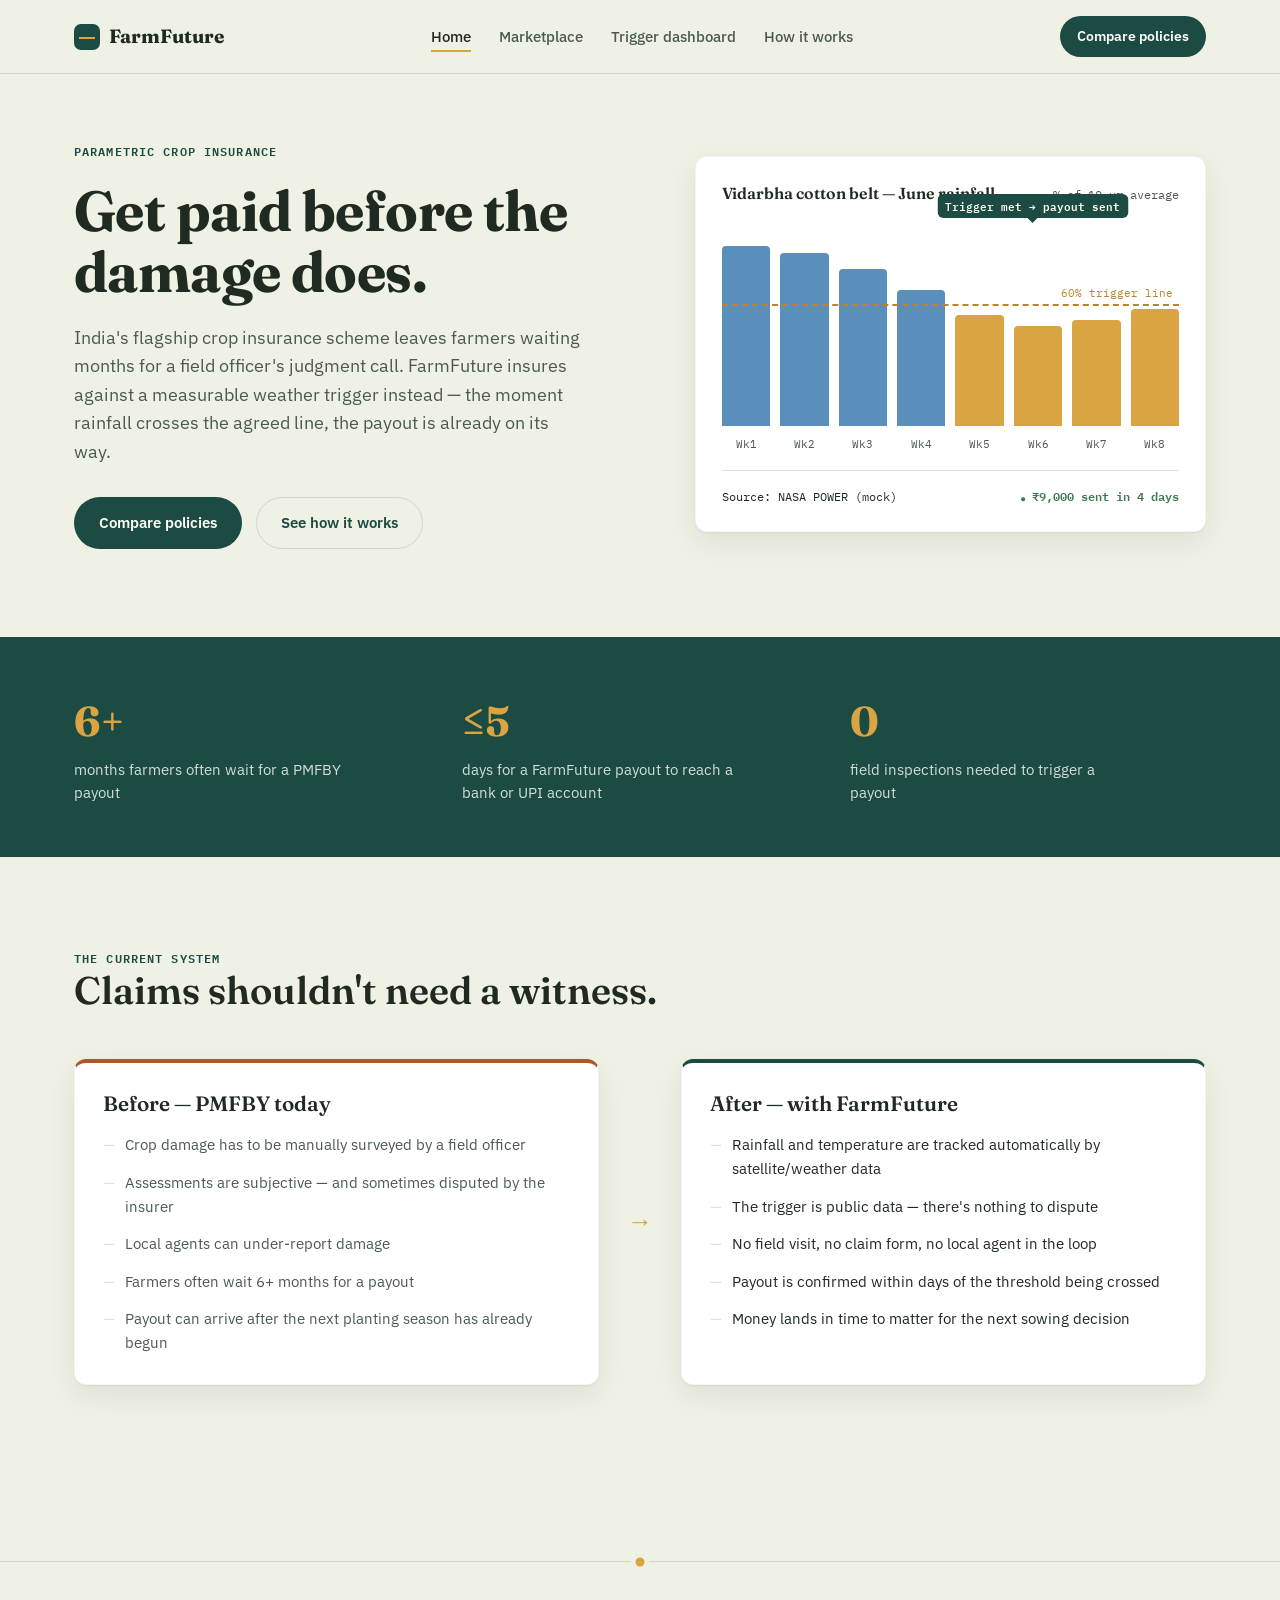
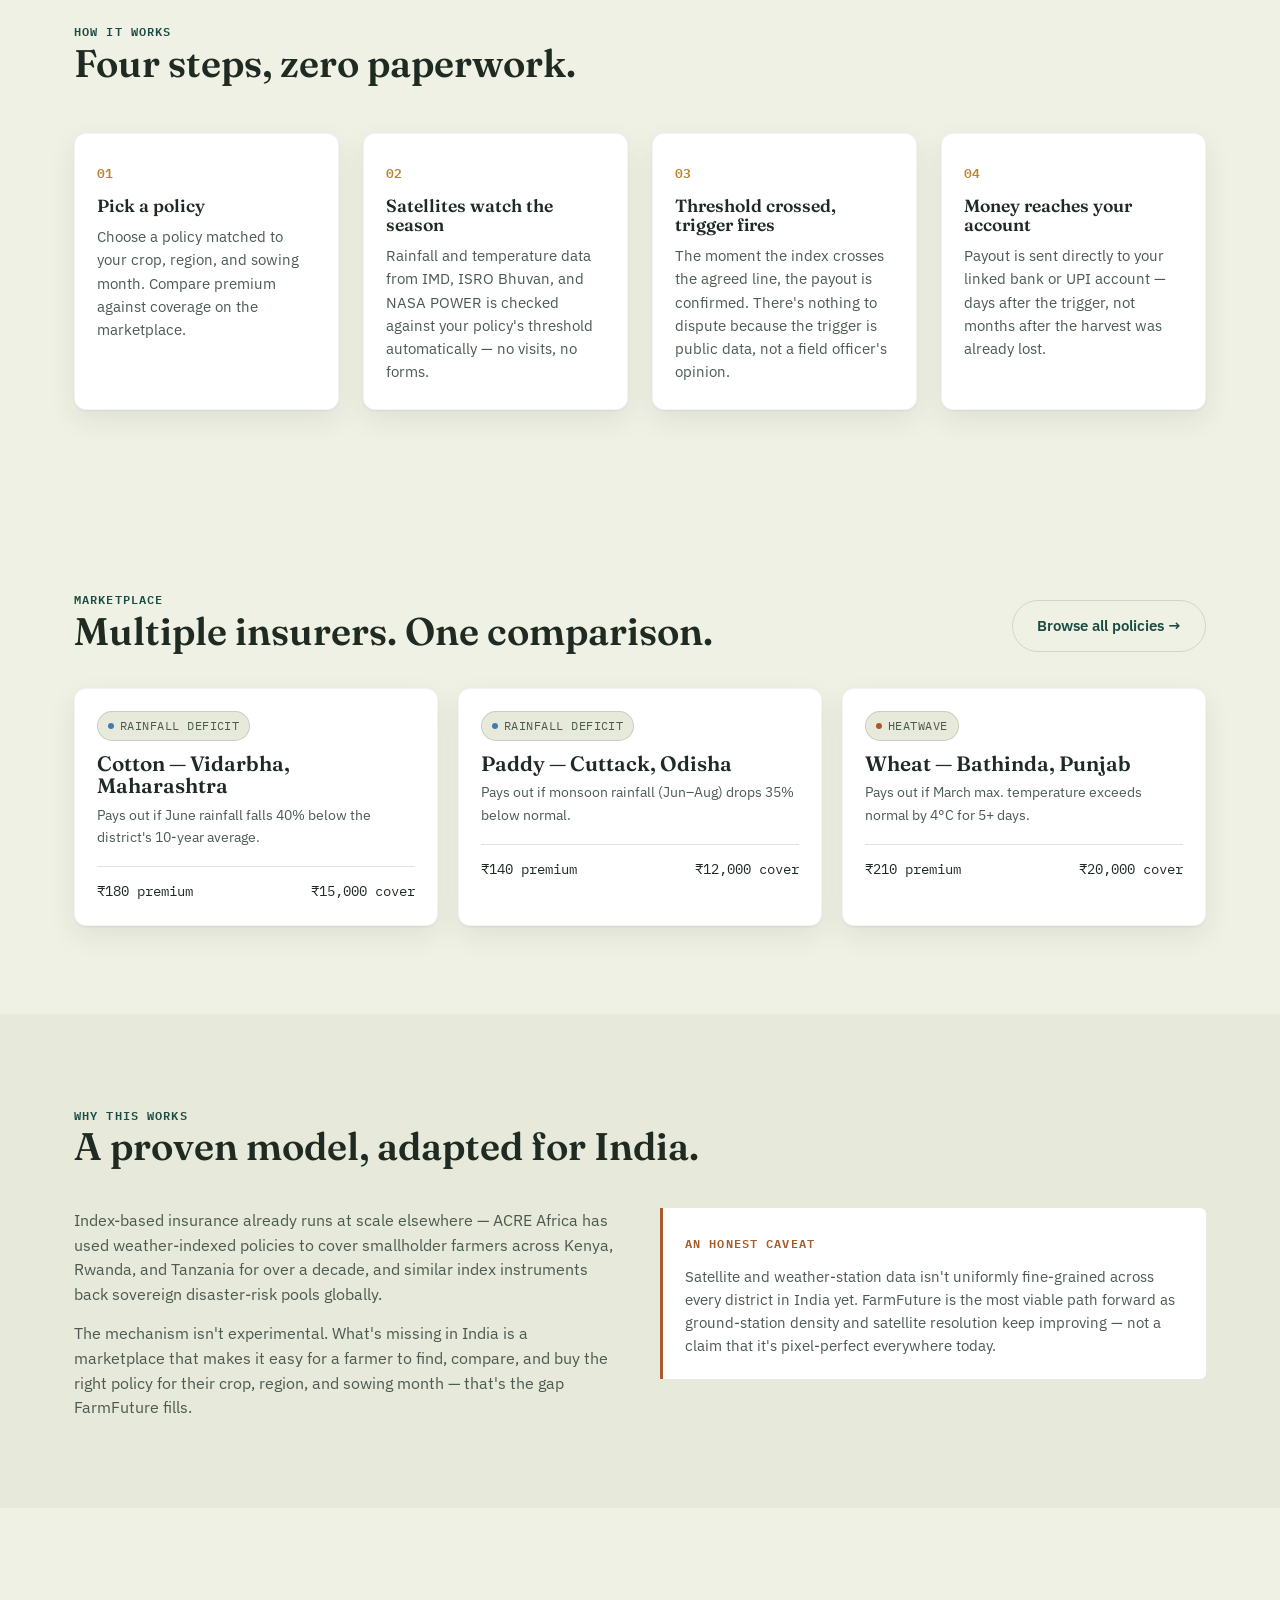
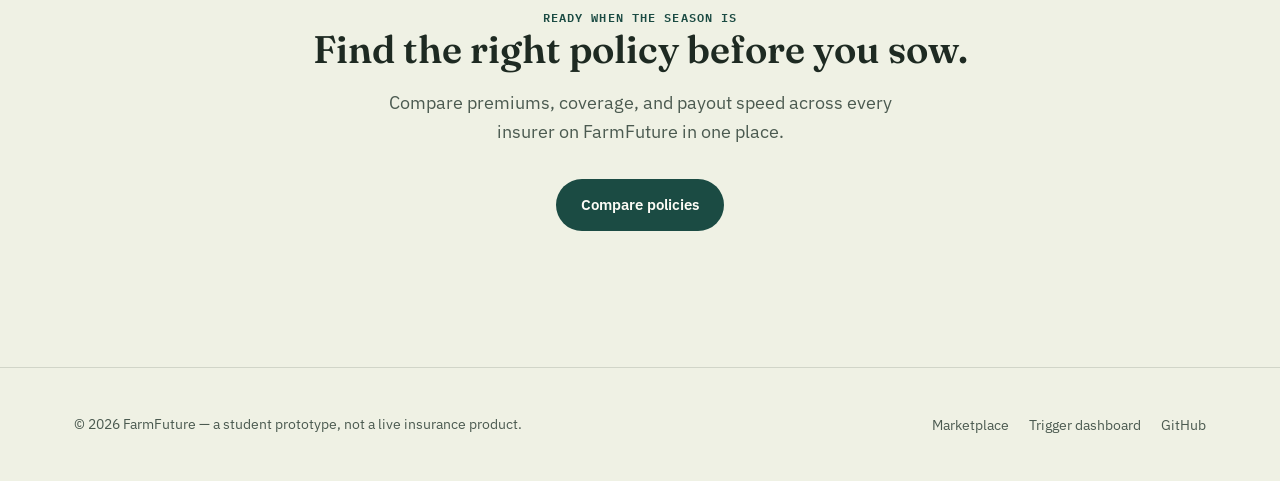
<file: index.html>
<!DOCTYPE html>
<html lang="en">
<head>
  <meta charset="UTF-8">
  <meta name="viewport" content="width=device-width, initial-scale=1.0">
  <title>FarmFuture — Weather-Indexed Crop Insurance</title>
  <meta name="description" content="Parametric crop insurance that pays out automatically when rainfall or temperature crosses an agreed threshold — no field survey, no dispute, no months of waiting.">
  <link rel="stylesheet" href="css/style.css">
  <link rel="stylesheet" href="css/landing.css">
</head>
<body>

  <nav class="site-nav">
    <div class="container">
      <a href="index.html" class="brand">
        <span class="brand-mark" aria-hidden="true"></span>
        FarmFuture
      </a>
      <ul class="nav-links">
        <li><a href="index.html" aria-current="page">Home</a></li>
        <li><a href="pages/marketplace.html">Marketplace</a></li>
        <li><a href="pages/dashboard.html">Trigger dashboard</a></li>
        <li><a href="#how-it-works">How it works</a></li>
      </ul>
      <div class="nav-right">
        <a href="pages/marketplace.html" class="btn btn-primary btn-sm">Compare policies</a>
        <button class="nav-toggle" aria-label="Toggle menu" aria-expanded="false">
          <span></span><span></span><span></span>
        </button>
      </div>
    </div>
  </nav>

  <header class="hero">
    <div class="container">
      <div class="hero-copy">
        <span class="eyebrow">Parametric crop insurance</span>
        <h1>Get paid before the damage does.</h1>
        <p class="lede">India's flagship crop insurance scheme leaves farmers waiting months for a field officer's judgment call. FarmFuture insures against a measurable weather trigger instead — the moment rainfall crosses the agreed line, the payout is already on its way.</p>
        <div class="hero-actions">
          <a href="pages/marketplace.html" class="btn btn-primary">Compare policies</a>
          <a href="#how-it-works" class="btn btn-ghost">See how it works</a>
        </div>
      </div>

      <div class="hero-chart-card card">
        <div class="hero-chart-head">
          <h3>Vidarbha cotton belt — June rainfall</h3>
          <span class="mono">% of 10-yr average</span>
        </div>

        <div class="rain-chart">
          <div class="threshold-line" style="bottom: 60%;"><span>60% trigger line</span></div>
          <div class="trigger-flag" style="left: 68%;">Trigger met → payout sent</div>
          <div class="rain-bar" style="--h: 94%;"></div>
          <div class="rain-bar" style="--h: 90%;"></div>
          <div class="rain-bar" style="--h: 82%;"></div>
          <div class="rain-bar" style="--h: 71%;"></div>
          <div class="rain-bar is-below-threshold" style="--h: 58%;"></div>
          <div class="rain-bar is-below-threshold" style="--h: 52%;"></div>
          <div class="rain-bar is-below-threshold" style="--h: 55%;"></div>
          <div class="rain-bar is-below-threshold" style="--h: 61%;"></div>
        </div>
        <div class="rain-chart-labels">
          <span>Wk1</span><span>Wk2</span><span>Wk3</span><span>Wk4</span><span>Wk5</span><span>Wk6</span><span>Wk7</span><span>Wk8</span>
        </div>

        <div class="hero-chart-foot">
          <span class="mono">Source: NASA POWER (mock)</span>
          <span class="payout-pill">₹9,000 sent in 4 days</span>
        </div>
      </div>
    </div>
  </header>

  <section class="stats-strip">
    <div class="container" id="stats-container"></div>
  </section>

  <section class="section">
    <div class="container">
      <span class="eyebrow">The current system</span>
      <h2>Claims shouldn't need a witness.</h2>
      <div class="compare-grid">
        <div class="compare-col is-before card">
          <h3>Before — PMFBY today</h3>
          <ul>
            <li>Crop damage has to be manually surveyed by a field officer</li>
            <li>Assessments are subjective — and sometimes disputed by the insurer</li>
            <li>Local agents can under-report damage</li>
            <li>Farmers often wait 6+ months for a payout</li>
            <li>Payout can arrive after the next planting season has already begun</li>
          </ul>
        </div>
        <div class="compare-arrow" aria-hidden="true">→</div>
        <div class="compare-col is-after card">
          <h3>After — with FarmFuture</h3>
          <ul>
            <li>Rainfall and temperature are tracked automatically by satellite/weather data</li>
            <li>The trigger is public data — there's nothing to dispute</li>
            <li>No field visit, no claim form, no local agent in the loop</li>
            <li>Payout is confirmed within days of the threshold being crossed</li>
            <li>Money lands in time to matter for the next sowing decision</li>
          </ul>
        </div>
      </div>
    </div>
  </section>

  <section class="section" id="how-it-works">
    <div class="divider-threshold"></div>
    <div class="container" style="padding-top: 56px;">
      <span class="eyebrow">How it works</span>
      <h2>Four steps, zero paperwork.</h2>
      <div class="steps-grid" id="steps-grid"></div>
    </div>
  </section>

  <section class="section">
    <div class="container">
      <div class="teaser-head">
        <div>
          <span class="eyebrow">Marketplace</span>
          <h2>Multiple insurers. One comparison.</h2>
        </div>
        <a href="pages/marketplace.html" class="btn btn-ghost">Browse all policies →</a>
      </div>
      <div class="teaser-grid" id="teaser-grid"></div>
    </div>
  </section>

  <section class="section proof-section">
    <div class="container">
      <span class="eyebrow">Why this works</span>
      <h2>A proven model, adapted for India.</h2>
      <div class="proof-grid">
        <div>
          <p>Index-based insurance already runs at scale elsewhere — ACRE Africa has used weather-indexed policies to cover smallholder farmers across Kenya, Rwanda, and Tanzania for over a decade, and similar index instruments back sovereign disaster-risk pools globally.</p>
          <p>The mechanism isn't experimental. What's missing in India is a marketplace that makes it easy for a farmer to find, compare, and buy the right policy for their crop, region, and sowing month — that's the gap FarmFuture fills.</p>
        </div>
        <div class="caveat-box">
          <span class="eyebrow">An honest caveat</span>
          <p>Satellite and weather-station data isn't uniformly fine-grained across every district in India yet. FarmFuture is the most viable path forward as ground-station density and satellite resolution keep improving — not a claim that it's pixel-perfect everywhere today.</p>
        </div>
      </div>
    </div>
  </section>

  <section class="final-cta container">
    <span class="eyebrow">Ready when the season is</span>
    <h2>Find the right policy before you sow.</h2>
    <p class="lede" style="margin-left:auto;margin-right:auto;">Compare premiums, coverage, and payout speed across every insurer on FarmFuture in one place.</p>
    <a href="pages/marketplace.html" class="btn btn-primary">Compare policies</a>
  </section>

  <footer class="site-footer">
    <div class="container">
      <p>&copy; <span data-year></span> FarmFuture — a student prototype, not a live insurance product.</p>
      <ul class="footer-links">
        <li><a href="pages/marketplace.html">Marketplace</a></li>
        <li><a href="pages/dashboard.html">Trigger dashboard</a></li>
        <li><a href="https://github.com/prithivika2007/FarmFuture" target="_blank" rel="noopener">GitHub</a></li>
      </ul>
    </div>
  </footer>

  <script src="js/mock-data.js"></script>
  <script>
    document.getElementById("stats-container").innerHTML = STATS.map((s) => `
      <div class="stat">
        <div class="stat-value">${s.value}</div>
        <div class="stat-label">${s.label}</div>
      </div>`).join("");

    document.getElementById("steps-grid").innerHTML = HOW_IT_WORKS.map((s) => `
      <div class="step-card card">
        <span class="step-number">0${s.step}</span>
        <h3>${s.title}</h3>
        <p>${s.body}</p>
      </div>`).join("");

    document.getElementById("teaser-grid").innerHTML = POLICIES.slice(0, 3).map((p) => `
      <div class="card" style="padding:22px;">
        <span class="tag ${p.triggerType === 'Heatwave' ? 'tag-heat' : 'tag-rain'}">${p.triggerType}</span>
        <h3 style="margin-top:12px;">${p.crop} — ${p.region}</h3>
        <p style="color:var(--color-ink-soft);font-size:0.9rem;margin-top:6px;">${p.triggerLabel}</p>
        <div style="display:flex;justify-content:space-between;margin-top:18px;padding-top:14px;border-top:1px solid var(--color-line);">
          <span class="mono" style="font-size:0.85rem;">₹${p.premium} premium</span>
          <span class="mono" style="font-size:0.85rem;">₹${p.coverage.toLocaleString('en-IN')} cover</span>
        </div>
      </div>`).join("");
  </script>
  <script src="js/main.js"></script>
</body>
</html>
</file>
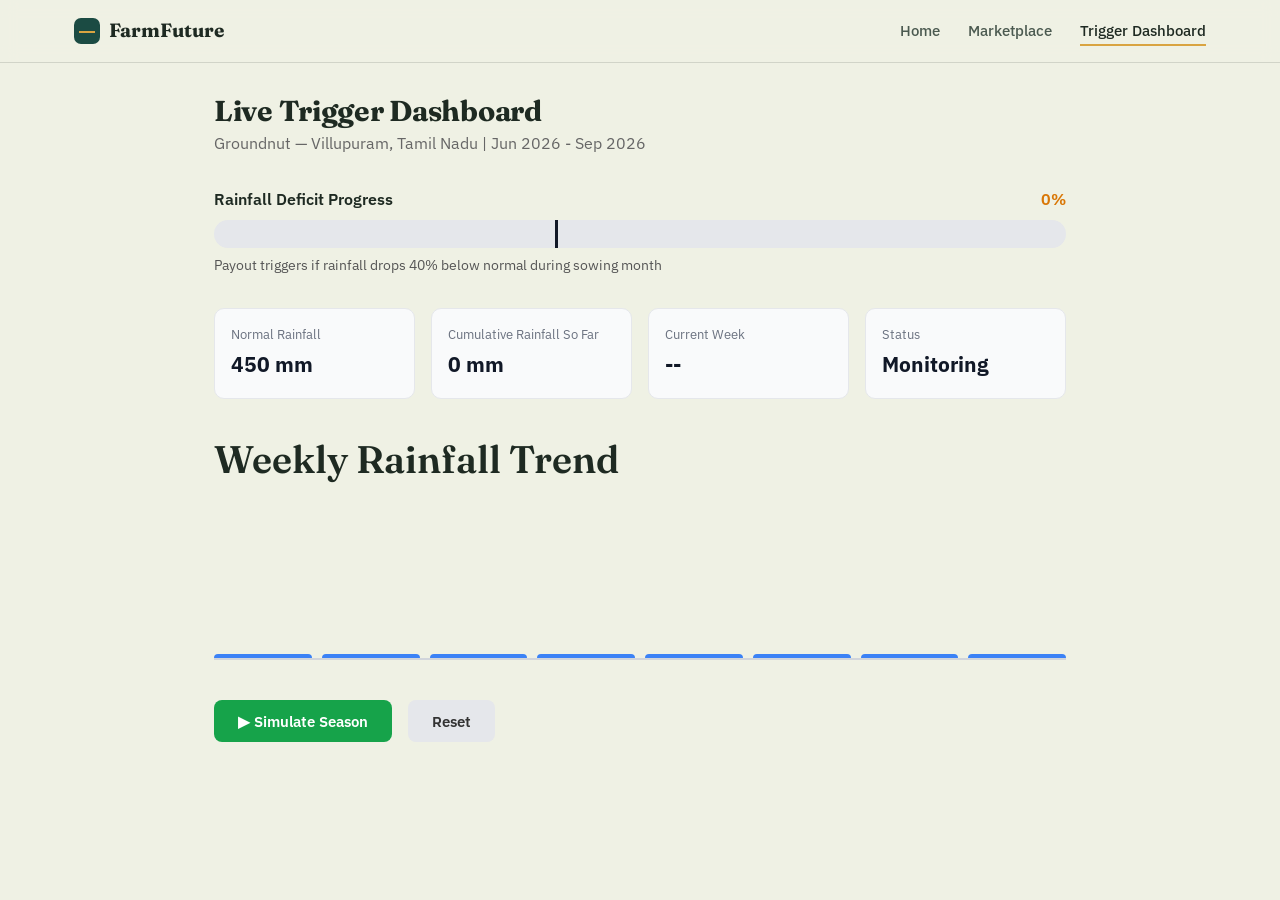
<file: pages/dashboard.html>
<!DOCTYPE html>
<html lang="en">
<head>
  <meta charset="UTF-8" />
  <meta name="viewport" content="width=device-width, initial-scale=1.0" />
  <title>FarmFuture — Trigger Dashboard</title>
  <link rel="stylesheet" href="../css/style.css" />
  <link rel="stylesheet" href="../css/dashboard.css" />
</head>
<body>

  <header class="site-nav">
  <div class="container">
    <a href="../index.html" class="brand">
      <span class="brand-mark"></span>
      FarmFuture
    </a>
    <ul class="nav-links">
      <li><a href="../index.html">Home</a></li>
      <li><a href="marketplace.html">Marketplace</a></li>
      <li><a href="dashboard.html" aria-current="page">Trigger Dashboard</a></li>
    </ul>
  </div>
</header>

  <main class="dashboard-container">

    <section class="policy-summary">
      <h1>Live Trigger Dashboard</h1>
      <p id="policy-meta">Loading policy details...</p>
    </section>

    <section class="trigger-visual">
      <div class="progress-wrap">
        <p class="progress-label">
          Rainfall Deficit Progress
          <span id="progress-percent">0%</span>
        </p>
        <div class="progress-bar-bg">
          <div class="progress-bar-fill" id="progress-fill"></div>
          <div class="threshold-marker" id="threshold-marker"></div>
        </div>
        <p class="threshold-caption" id="threshold-caption">
          Trigger threshold: 40% below normal
        </p>
      </div>

      <div class="stats-grid">
        <div class="stat-card">
          <span class="stat-label">Normal Rainfall</span>
          <span class="stat-value" id="stat-normal">--</span>
        </div>
        <div class="stat-card">
          <span class="stat-label">Cumulative Rainfall So Far</span>
          <span class="stat-value" id="stat-cumulative">--</span>
        </div>
        <div class="stat-card">
          <span class="stat-label">Current Week</span>
          <span class="stat-value" id="stat-week">--</span>
        </div>
        <div class="stat-card">
          <span class="stat-label">Status</span>
          <span class="stat-value" id="stat-status">Monitoring</span>
        </div>
      </div>
    </section>

    <section class="chart-section">
      <h2>Weekly Rainfall Trend</h2>
      <div class="bar-chart" id="bar-chart">
        <!-- JS will inject weekly bars here -->
      </div>
    </section>

    <section class="controls">
      <button id="simulate-btn">▶ Simulate Season</button>
      <button id="reset-btn">Reset</button>
    </section>

    <section id="payout-alert" class="payout-alert hidden">
      ⚠️ Trigger threshold crossed! Payout of <span id="payout-amount">₹0</span> initiated.
      <a href="payout-confirmation.html">View Payout →</a>
    </section>

  </main>

  <script src="../js/mock-data.js"></script>
  <script src="../js/dashboard.js"></script>
</body>
</html>
</file>
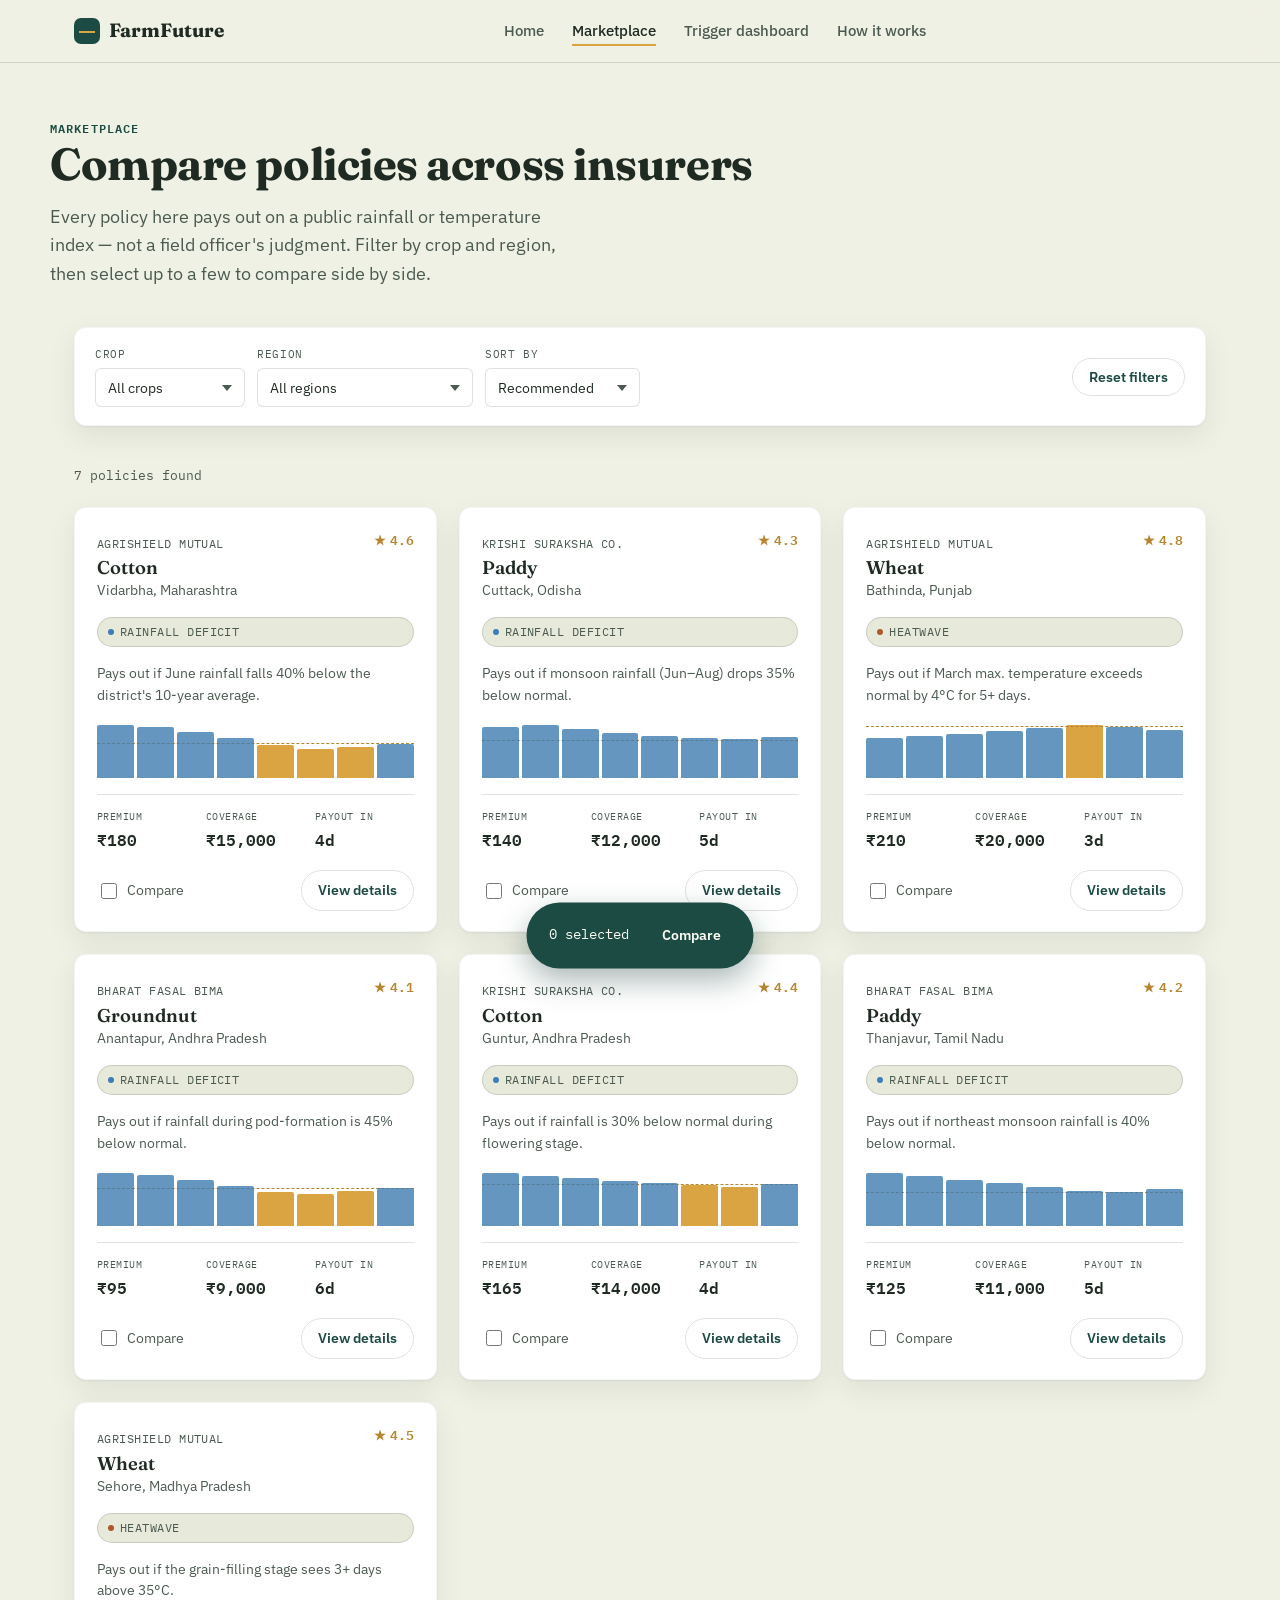
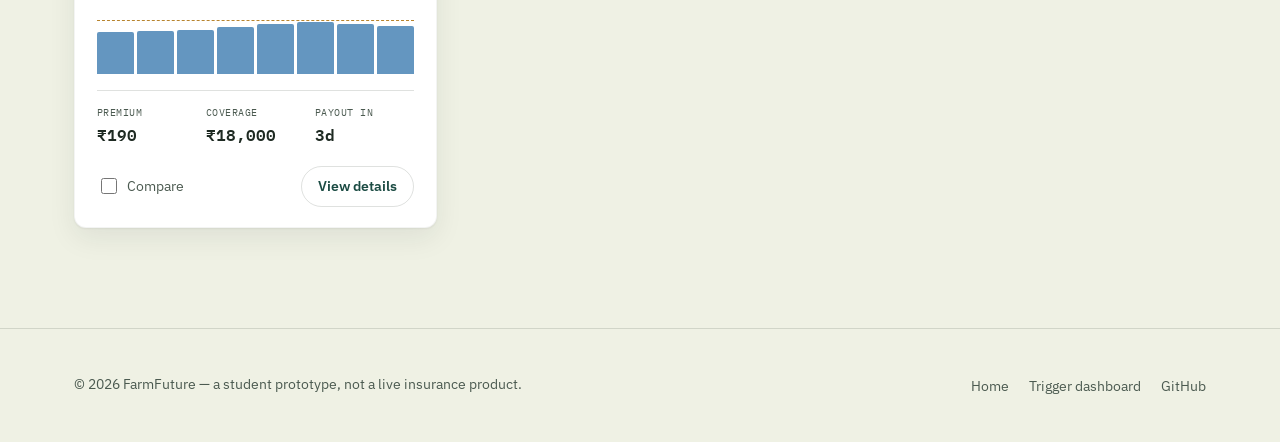
<file: pages/marketplace.html>
<!DOCTYPE html>
<html lang="en">
<head>
  <meta charset="UTF-8">
  <meta name="viewport" content="width=device-width, initial-scale=1.0">
  <title>Marketplace — FarmFuture</title>
  <meta name="description" content="Compare weather-indexed crop insurance policies by crop, region, premium, and payout speed.">
  <link rel="stylesheet" href="../css/style.css">
  <link rel="stylesheet" href="../css/marketplace.css">
</head>
<body>

  <nav class="site-nav">
    <div class="container">
      <a href="../index.html" class="brand">
        <span class="brand-mark" aria-hidden="true"></span>
        FarmFuture
      </a>
      <ul class="nav-links">
        <li><a href="../index.html">Home</a></li>
        <li><a href="marketplace.html" aria-current="page">Marketplace</a></li>
        <li><a href="dashboard.html">Trigger dashboard</a></li>
        <li><a href="../index.html#how-it-works">How it works</a></li>
      </ul>
      <div class="nav-right">
        <button class="nav-toggle" aria-label="Toggle menu" aria-expanded="false">
          <span></span><span></span><span></span>
        </button>
      </div>
    </div>
  </nav>

  <header class="market-header container">
    <span class="eyebrow">Marketplace</span>
    <h1>Compare policies across insurers</h1>
    <p class="lede">Every policy here pays out on a public rainfall or temperature index — not a field officer's judgment. Filter by crop and region, then select up to a few to compare side by side.</p>
  </header>

  <div class="container">
    <div class="filter-bar card">
      <div class="filter-field">
        <label for="filter-crop">Crop</label>
        <select id="filter-crop"></select>
      </div>
      <div class="filter-field">
        <label for="filter-region">Region</label>
        <select id="filter-region"></select>
      </div>
      <div class="filter-field">
        <label for="filter-sort">Sort by</label>
        <select id="filter-sort">
          <option value="default">Recommended</option>
          <option value="premium-asc">Lowest premium</option>
          <option value="coverage-desc">Highest coverage</option>
          <option value="speed-asc">Fastest payout</option>
          <option value="rating-desc">Highest rated</option>
        </select>
      </div>
      <button id="filter-reset" class="btn btn-ghost btn-sm filter-reset">Reset filters</button>
    </div>

    <p class="results-count" id="results-count"></p>

    <div class="policy-grid" id="policy-grid"></div>

    <div class="empty-state" id="empty-state" hidden>
      <h3>No policies match those filters</h3>
      <p>Try a different crop or region, or reset the filters above.</p>
    </div>
  </div>

  <section class="compare-table-section container" id="compare-table-section" hidden>
    <span class="eyebrow">Side by side</span>
    <h2 style="margin-bottom:20px;">Your comparison</h2>
    <div class="compare-table-wrap" id="compare-table-wrap"></div>
  </section>

  <div class="compare-tray" id="compare-tray">
    <span class="mono" id="compare-count">0 selected</span>
    <button class="btn btn-primary btn-sm" id="compare-btn">Compare</button>
  </div>

  <footer class="site-footer">
    <div class="container">
      <p>&copy; <span data-year></span> FarmFuture — a student prototype, not a live insurance product.</p>
      <ul class="footer-links">
        <li><a href="../index.html">Home</a></li>
        <li><a href="dashboard.html">Trigger dashboard</a></li>
        <li><a href="https://github.com/prithivika2007/FarmFuture" target="_blank" rel="noopener">GitHub</a></li>
      </ul>
    </div>
  </footer>

  <script src="../js/mock-data.js"></script>
  <script src="../js/marketplace.js"></script>
  <script src="../js/main.js"></script>
</body>
</html>
</file>
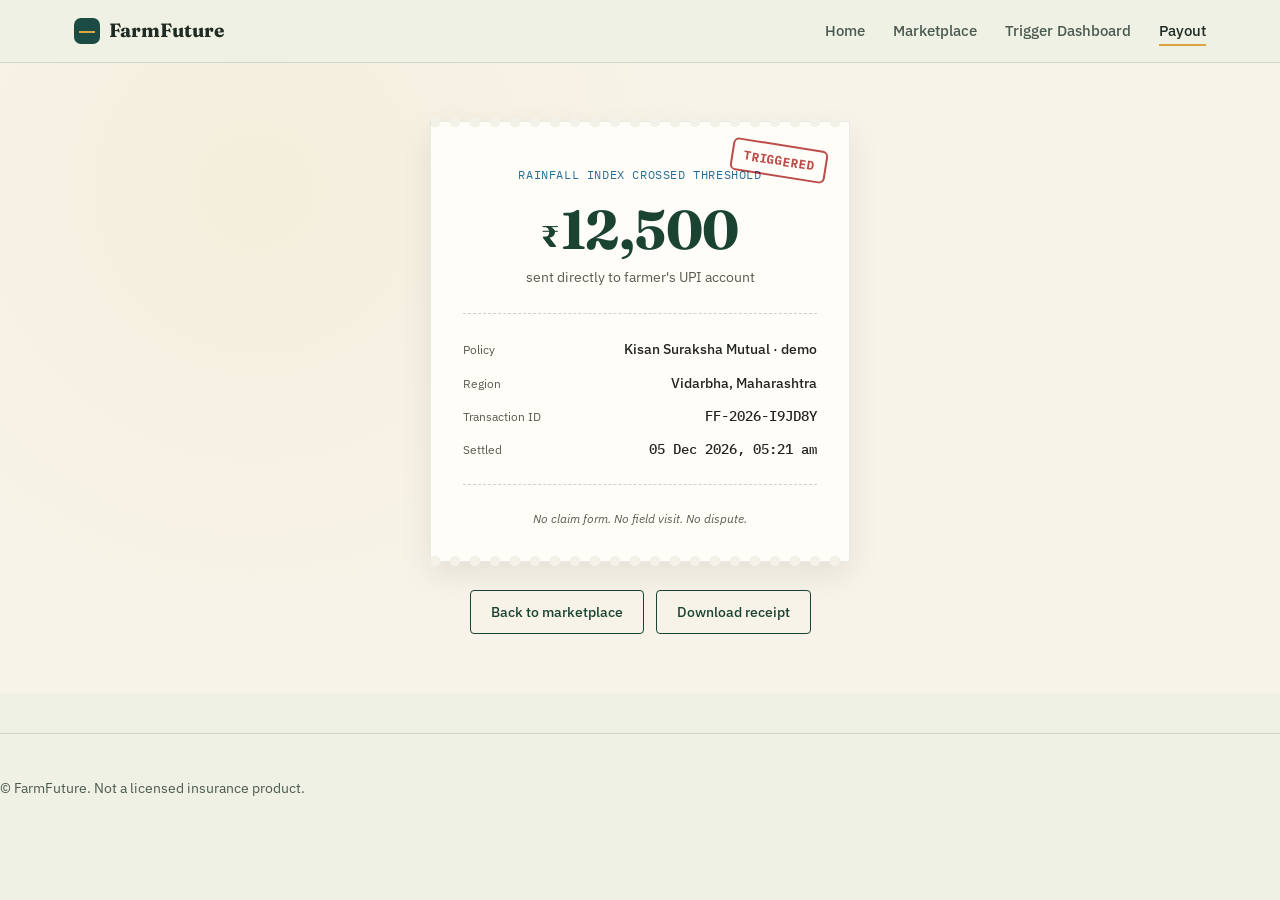
<file: pages/payout-confirmation.html>
<!DOCTYPE html>
<html lang="en">
<head>
<meta charset="UTF-8">
<meta name="viewport" content="width=device-width, initial-scale=1.0">
<title>Payout Confirmed — FarmFuture</title>

<link rel="preconnect" href="https://fonts.googleapis.com">
<link rel="preconnect" href="https://fonts.gstatic.com" crossorigin>
<link href="https://fonts.googleapis.com/css2?family=Fraunces:opsz,wght@9..144,500;9..144,600;9..144,700&family=IBM+Plex+Sans:wght@400;500;600&family=IBM+Plex+Mono:wght@400;500&display=swap" rel="stylesheet">

<link rel="stylesheet" href="../css/style.css">
<link rel="stylesheet" href="../css/payout-confirmation.css">
</head>
<body>

 <header class="site-nav">
  <div class="container">
    <a href="../index.html" class="brand">
      <span class="brand-mark"></span>
      FarmFuture
    </a>
    <ul class="nav-links">
      <li><a href="../index.html">Home</a></li>
      <li><a href="marketplace.html">Marketplace</a></li>
      <li><a href="dashboard.html">Trigger Dashboard</a></li>
      <li><a href="payout-confirmation.html" aria-current="page">Payout</a></li>
    </ul>
  </div>
</header>

  <main class="payout-main">

    <div class="receipt" id="receipt">
      <div class="stamp" id="stamp">TRIGGERED</div>

      <p class="receipt-eyebrow">Rainfall index crossed threshold</p>
      <h1 class="receipt-amount">
        <span class="rupee">₹</span><span id="payout-amount" class="mono">—</span>
      </h1>
      <p class="receipt-sub">sent directly to farmer's UPI account</p>

      <div class="receipt-divider" aria-hidden="true"></div>

      <dl class="receipt-details">
        <div><dt>Policy</dt><dd id="d-policy">—</dd></div>
        <div><dt>Region</dt><dd id="d-region">—</dd></div>
        <div><dt>Transaction ID</dt><dd id="d-txn" class="mono">—</dd></div>
        <div><dt>Settled</dt><dd id="d-time" class="mono">—</dd></div>
      </dl>

      <div class="receipt-divider" aria-hidden="true"></div>

      <p class="receipt-footnote">No claim form. No field visit. No dispute.</p>
    </div>

    <div class="payout-actions">
      <a href="marketplace.html" class="btn-secondary">Back to marketplace</a>
      <button class="btn-secondary" id="print-btn">Download receipt</button>
    </div>

  </main>

  <footer class="site-footer">
    <p>&copy; <span id="year"></span> FarmFuture. Not a licensed insurance product.</p>
  </footer>

  <script src="../js/mock-data.js"></script>
  <script src="../js/main.js"></script>
  <script src="../js/payout-confirmation.js"></script>
</body>
</html>
</file>
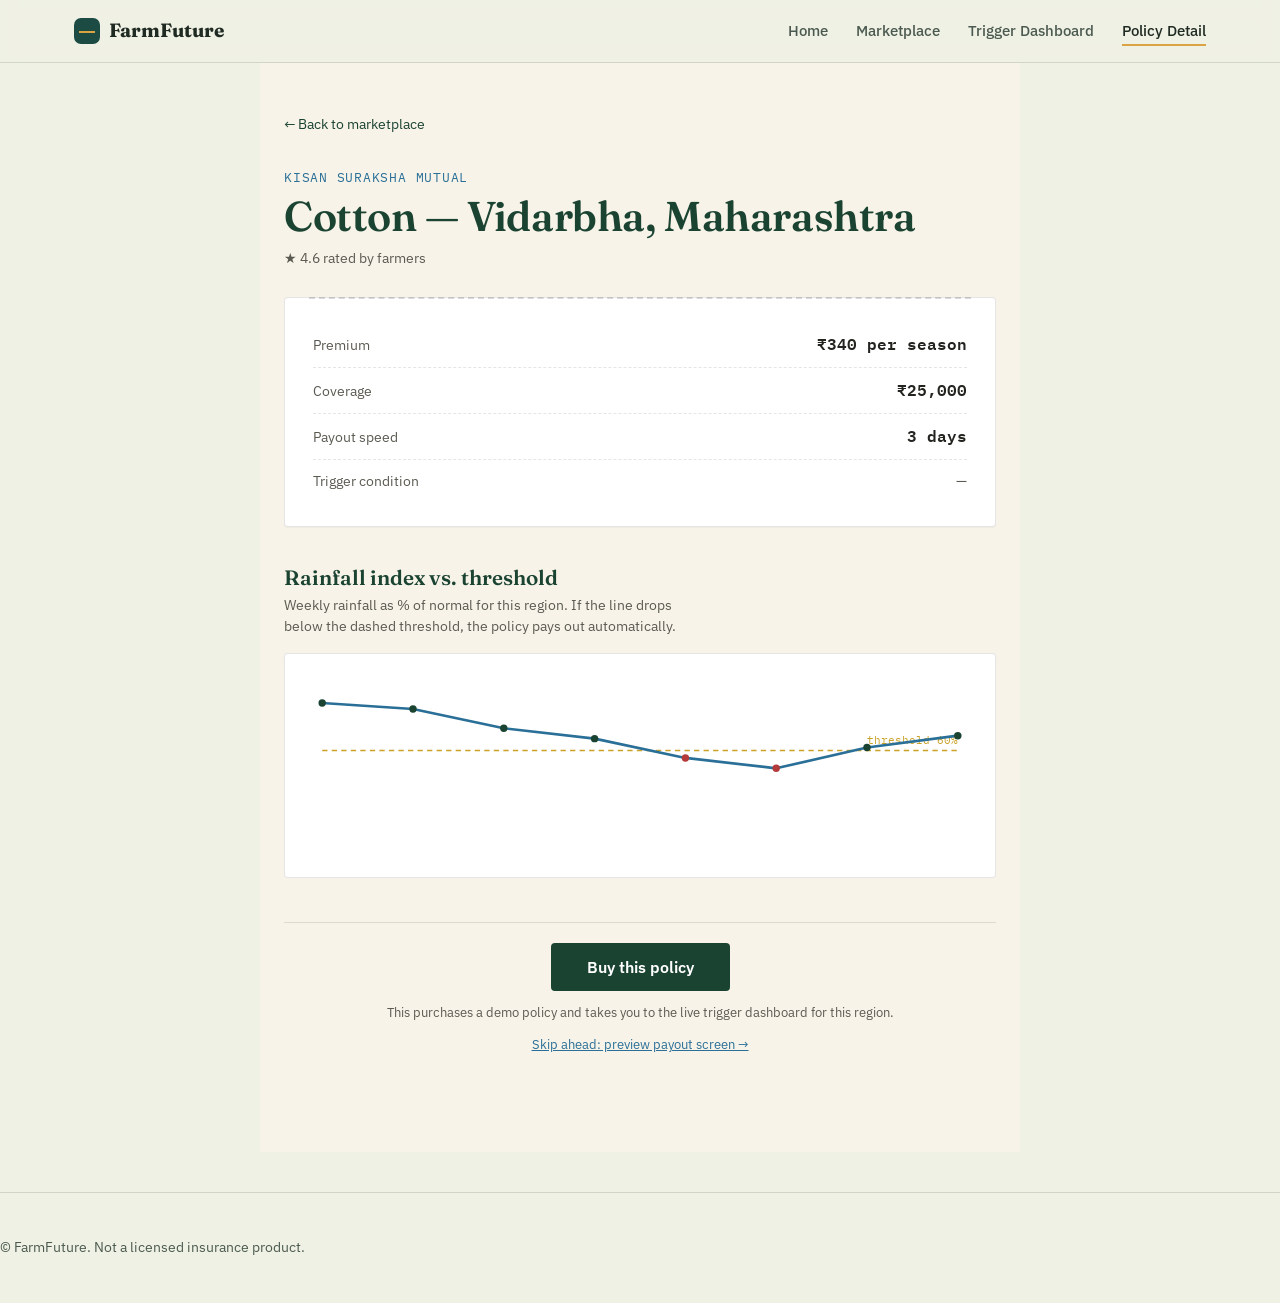
<file: pages/policy-detail.html>
<!DOCTYPE html>
<html lang="en">
<head>
<meta charset="UTF-8">
<meta name="viewport" content="width=device-width, initial-scale=1.0">
<title>Policy Detail — FarmFuture</title>

<link rel="preconnect" href="https://fonts.googleapis.com">
<link rel="preconnect" href="https://fonts.gstatic.com" crossorigin>
<link href="https://fonts.googleapis.com/css2?family=Fraunces:opsz,wght@9..144,500;9..144,600;9..144,700&family=IBM+Plex+Sans:wght@400;500;600&family=IBM+Plex+Mono:wght@400;500&display=swap" rel="stylesheet">

<!-- Global tokens/nav/footer styles already built by Person A -->
<link rel="stylesheet" href="../css/style.css">
<!-- This page's own styles -->
<link rel="stylesheet" href="../css/policy-detail.css">
</head>
<body>

  <!-- NOTE FOR PERSON C: copy the exact <header>/<nav> markup Person A
       already wrote in ../index.html so main.js's nav-toggle script keeps
       working unchanged. This is a reasonable placeholder shape. -->
  <header class="site-nav">
  <div class="container">
    <a href="../index.html" class="brand">
      <span class="brand-mark"></span>
      FarmFuture
    </a>
    <ul class="nav-links">
      <li><a href="../index.html">Home</a></li>
      <li><a href="marketplace.html">Marketplace</a></li>
      <li><a href="dashboard.html">Trigger Dashboard</a></li>
      <li><a href="policy-detail.html" aria-current="page">Policy Detail</a></li>
    </ul>
  </div>
</header>

  <main class="policy-detail">

    <a href="marketplace.html" class="back-link">&larr; Back to marketplace</a>

    <section class="policy-header" id="policy-header">
      <!-- filled by policy-detail.js -->
      <p class="ph-eyebrow" id="ph-insurer">Loading policy…</p>
      <h1 class="ph-title" id="ph-cropregion">—</h1>
      <p class="ph-rating" id="ph-rating"></p>
    </section>

    <section class="policy-ticket" aria-label="Policy summary">
      <div class="ticket-punch" aria-hidden="true"></div>
      <div class="ticket-row">
        <span class="ticket-label">Premium</span>
        <span class="ticket-value mono" id="pt-premium">—</span>
      </div>
      <div class="ticket-row">
        <span class="ticket-label">Coverage</span>
        <span class="ticket-value mono" id="pt-coverage">—</span>
      </div>
      <div class="ticket-row">
        <span class="ticket-label">Payout speed</span>
        <span class="ticket-value mono" id="pt-speed">—</span>
      </div>
      <div class="ticket-row ticket-trigger">
        <span class="ticket-label">Trigger condition</span>
        <span class="ticket-value" id="pt-trigger">—</span>
      </div>
    </section>

    <section class="index-chart-section">
      <h2>Rainfall index vs. threshold</h2>
      <p class="chart-caption">Weekly rainfall as % of normal for this region. If the line drops below the dashed threshold, the policy pays out automatically.</p>
      <div id="index-chart" class="index-chart" aria-label="Rainfall index chart"></div>
    </section>

    <section class="buy-section">
      <button class="btn-buy" id="buy-btn">Buy this policy</button>
      <p class="buy-note">This purchases a demo policy and takes you to the live trigger dashboard for this region.</p>
      <a href="payout-confirmation.html" class="skip-link">Skip ahead: preview payout screen &rarr;</a>
    </section>

  </main>

  <!-- NOTE FOR PERSON C: copy Person A's real footer markup here -->
  <footer class="site-footer">
    <p>&copy; <span id="year"></span> FarmFuture. Not a licensed insurance product.</p>
  </footer>

  <script src="../js/mock-data.js"></script>
  <script src="../js/main.js"></script>
  <script src="../js/policy-detail.js"></script>
</body>
</html>
</file>
<file: css/style.css>
/* ===================================================================
   style.css — global tokens + shared components (nav, footer, buttons)
   Design direction: "the threshold line" — a monsoon-and-turmeric
   palette, a serif built for weather/almanac data, and a recurring
   motif of a horizontal line with a marker dot, standing in for the
   rainfall trigger line that the whole product is built around.
   =================================================================== */

@import url('https://fonts.googleapis.com/css2?family=Fraunces:opsz,wght@9..144,400;9..144,500;9..144,600;9..144,700;9..144,900&family=IBM+Plex+Sans:wght@400;500;600;700&family=IBM+Plex+Mono:wght@400;500;600&display=swap');

:root {
  /* Color */
  --color-bg: #eff1e4;           /* pale mist / rice-paper */
  --color-surface: #ffffff;
  --color-surface-sunk: #e7e9da;
  --color-ink: #1e2a22;          /* deep forest ink — primary text */
  --color-ink-soft: #4b5a50;     /* secondary text */
  --color-monsoon: #1b4b43;      /* deep teal-green — brand / nav / buttons */
  --color-monsoon-dark: #123430;
  --color-turmeric: #d9a441;     /* golden amber — the signature trigger color */
  --color-turmeric-dark: #b8842e;
  --color-clay: #a85a2a;         /* soil clay — used sparingly for warmth */
  --color-rain: #3e7cb1;         /* rain blue — data / rainfall bars */
  --color-line: rgba(30, 42, 34, 0.14);
  --color-danger: #b23a32;
  --color-good: #3e7a4f;

  /* Type */
  --font-display: "Fraunces", Georgia, serif;
  --font-body: "IBM Plex Sans", -apple-system, BlinkMacSystemFont, sans-serif;
  --font-mono: "IBM Plex Mono", "SFMono-Regular", monospace;

  /* Shape */
  --radius-s: 6px;
  --radius-m: 12px;
  --radius-l: 22px;
  --shadow-card: 0 1px 2px rgba(30, 42, 34, 0.06), 0 10px 28px rgba(30, 42, 34, 0.08);
  --container-w: 1180px;
}

/* ---------- reset ---------- */
*, *::before, *::after { box-sizing: border-box; }
html { scroll-behavior: smooth; }
@media (prefers-reduced-motion: reduce) {
  html { scroll-behavior: auto; }
  *, *::before, *::after { animation-duration: 0.001ms !important; animation-iteration-count: 1 !important; transition-duration: 0.001ms !important; }
}
body {
  margin: 0;
  background: var(--color-bg);
  color: var(--color-ink);
  font-family: var(--font-body);
  font-size: 16px;
  line-height: 1.55;
  -webkit-font-smoothing: antialiased;
}
img { max-width: 100%; display: block; }
a { color: inherit; }
button { font-family: inherit; }

/* ---------- typography scale ---------- */
h1, h2, h3, h4 { font-family: var(--font-display); font-weight: 600; line-height: 1.08; margin: 0; color: var(--color-ink); }
h1 { font-size: clamp(2.4rem, 4.4vw, 4.1rem); font-weight: 700; letter-spacing: -0.01em; }
h2 { font-size: clamp(1.9rem, 3vw, 2.6rem); font-weight: 600; }
h3 { font-size: 1.3rem; font-weight: 600; }
p { margin: 0; }
.eyebrow {
  font-family: var(--font-mono);
  font-size: 0.78rem;
  letter-spacing: 0.09em;
  text-transform: uppercase;
  color: var(--color-monsoon);
  font-weight: 600;
}
.lede { font-size: 1.15rem; color: var(--color-ink-soft); max-width: 46ch; }
.mono { font-family: var(--font-mono); }

/* ---------- layout helpers ---------- */
.container { max-width: var(--container-w); margin: 0 auto; padding: 0 24px; }
.section { padding: 88px 0; }
@media (max-width: 720px) { .section { padding: 56px 0; } }
.visually-hidden {
  position: absolute; width: 1px; height: 1px; padding: 0; margin: -1px;
  overflow: hidden; clip: rect(0,0,0,0); white-space: nowrap; border: 0;
}

/* ---------- buttons ---------- */
.btn {
  display: inline-flex; align-items: center; justify-content: center; gap: 8px;
  font-family: var(--font-body); font-weight: 600; font-size: 0.96rem;
  padding: 13px 24px; border-radius: 999px; border: 1px solid transparent;
  cursor: pointer; text-decoration: none; transition: transform 0.15s ease, background 0.15s ease, border-color 0.15s ease;
  white-space: nowrap;
}
.btn:active { transform: translateY(1px); }
.btn:focus-visible { outline: 3px solid var(--color-turmeric); outline-offset: 2px; }
.btn-primary { background: var(--color-monsoon); color: #fdfcf6; }
.btn-primary:hover { background: var(--color-monsoon-dark); }
.btn-ghost { background: transparent; color: var(--color-monsoon); border-color: var(--color-line); }
.btn-ghost:hover { border-color: var(--color-monsoon); }
.btn-sm { padding: 9px 16px; font-size: 0.86rem; }

/* ---------- the signature "threshold" divider ---------- */
.divider-threshold {
  position: relative;
  height: 1px;
  background: var(--color-line);
  margin: 0;
}
.divider-threshold::before {
  content: "";
  position: absolute; left: 50%; top: 50%; transform: translate(-50%, -50%);
  width: 9px; height: 9px; border-radius: 50%;
  background: var(--color-turmeric);
  box-shadow: 0 0 0 5px var(--color-bg);
}

/* ---------- nav ---------- */
.site-nav {
  position: sticky; top: 0; z-index: 40;
  background: rgba(239, 241, 228, 0.88);
  backdrop-filter: blur(8px);
  border-bottom: 1px solid var(--color-line);
}
.site-nav .container { display: flex; align-items: center; justify-content: space-between; padding-top: 16px; padding-bottom: 16px; }
.brand { display: flex; align-items: center; gap: 9px; font-family: var(--font-display); font-weight: 700; font-size: 1.2rem; text-decoration: none; color: var(--color-ink); }
.brand-mark { width: 26px; height: 26px; border-radius: 7px; background: var(--color-monsoon); position: relative; flex: none; }
.brand-mark::after {
  content: ""; position: absolute; left: 5px; right: 5px; top: 13px; height: 2px; background: var(--color-turmeric);
}
.nav-links { display: flex; align-items: center; gap: 28px; list-style: none; margin: 0; padding: 0; }
.nav-links a { text-decoration: none; font-weight: 500; font-size: 0.95rem; color: var(--color-ink-soft); padding-bottom: 4px; border-bottom: 2px solid transparent; }
.nav-links a:hover, .nav-links a[aria-current="page"] { color: var(--color-ink); border-bottom-color: var(--color-turmeric); }
.nav-right { display: flex; align-items: center; gap: 14px; }
.nav-toggle { display: none; background: none; border: none; cursor: pointer; padding: 6px; }
.nav-toggle span { display: block; width: 22px; height: 2px; background: var(--color-ink); margin: 4px 0; }

@media (max-width: 860px) {
  .nav-links { position: absolute; top: 100%; left: 0; right: 0; flex-direction: column; align-items: flex-start; gap: 4px; background: var(--color-surface); padding: 12px 24px 20px; border-bottom: 1px solid var(--color-line); display: none; }
  .nav-links.is-open { display: flex; }
  .nav-links a { width: 100%; padding: 10px 0; }
  .nav-toggle { display: block; }
}

/* ---------- footer ---------- */
.site-footer { border-top: 1px solid var(--color-line); padding: 44px 0; margin-top: 40px; }
.site-footer .container { display: flex; flex-wrap: wrap; gap: 20px; align-items: center; justify-content: space-between; }
.site-footer p { color: var(--color-ink-soft); font-size: 0.88rem; }
.footer-links { display: flex; gap: 20px; list-style: none; padding: 0; margin: 0; }
.footer-links a { text-decoration: none; color: var(--color-ink-soft); font-size: 0.88rem; }
.footer-links a:hover { color: var(--color-ink); }

/* ---------- tags / badges ---------- */
.tag {
  display: inline-flex; align-items: center; gap: 6px;
  font-family: var(--font-mono); font-size: 0.72rem; letter-spacing: 0.04em; text-transform: uppercase;
  padding: 5px 10px; border-radius: 999px; background: var(--color-surface-sunk); color: var(--color-ink-soft);
  border: 1px solid var(--color-line);
}
.tag-rain::before { content: ""; width: 6px; height: 6px; border-radius: 50%; background: var(--color-rain); }
.tag-heat::before { content: ""; width: 6px; height: 6px; border-radius: 50%; background: var(--color-clay); }

/* ---------- card base ---------- */
.card {
  background: var(--color-surface);
  border-radius: var(--radius-m);
  box-shadow: var(--shadow-card);
  border: 1px solid rgba(30,42,34,0.05);
}
</file>
<file: css/landing.css>
/* ===================================================================
   landing.css
   =================================================================== */

/* ---------- hero ---------- */
.hero { padding: 64px 0 88px; }
.hero .container { display: grid; grid-template-columns: 1.05fr 0.95fr; gap: 56px; align-items: center; }
@media (max-width: 940px) { .hero .container { grid-template-columns: 1fr; } }

.hero-copy h1 { margin: 18px 0 20px; }
.hero-copy .lede { margin-bottom: 32px; }
.hero-actions { display: flex; gap: 14px; flex-wrap: wrap; }

/* the hero chart: a literal rainfall-vs-threshold visualization —
   this is the signature element, so the rest of the hero stays quiet */
.hero-chart-card {
  padding: 28px 26px 24px;
  position: relative;
  overflow: hidden;
}
.hero-chart-head { display: flex; align-items: baseline; justify-content: space-between; margin-bottom: 22px; }
.hero-chart-head h3 { font-size: 1rem; font-weight: 600; }
.hero-chart-head .mono { font-size: 0.78rem; color: var(--color-ink-soft); }

.rain-chart {
  position: relative;
  height: 200px;
  display: flex;
  align-items: flex-end;
  gap: 10px;
  padding-top: 8px;
}
.rain-bar {
  flex: 1;
  background: var(--color-rain);
  border-radius: 4px 4px 0 0;
  opacity: 0.85;
  height: 0%;
  animation: growBar 1.1s cubic-bezier(.2,.8,.2,1) forwards;
  position: relative;
}
.rain-bar.is-below-threshold { background: var(--color-turmeric); opacity: 1; }
.rain-bar:nth-child(1) { animation-delay: 0.05s; }
.rain-bar:nth-child(2) { animation-delay: 0.15s; }
.rain-bar:nth-child(3) { animation-delay: 0.25s; }
.rain-bar:nth-child(4) { animation-delay: 0.35s; }
.rain-bar:nth-child(5) { animation-delay: 0.45s; }
.rain-bar:nth-child(6) { animation-delay: 0.55s; }
.rain-bar:nth-child(7) { animation-delay: 0.65s; }
.rain-bar:nth-child(8) { animation-delay: 0.75s; }

@keyframes growBar {
  from { height: 0%; }
  to { height: var(--h); }
}
@media (prefers-reduced-motion: reduce) {
  .rain-bar { animation: none; height: var(--h); }
}

.threshold-line {
  position: absolute;
  left: 0; right: 0;
  border-top: 2px dashed var(--color-turmeric-dark);
  z-index: 2;
}
.threshold-line span {
  position: absolute; right: 0; top: -22px;
  font-family: var(--font-mono); font-size: 0.68rem; color: var(--color-turmeric-dark);
  background: var(--color-surface); padding: 1px 6px; border-radius: 4px;
}
.trigger-flag {
  position: absolute; bottom: 100%; left: 50%; transform: translateX(-50%);
  margin-bottom: 8px;
  background: var(--color-monsoon); color: #fdfcf6;
  font-family: var(--font-mono); font-size: 0.66rem; font-weight: 600;
  padding: 4px 8px; border-radius: 6px; white-space: nowrap;
  opacity: 0; animation: flagIn 0.5s ease 1.3s forwards;
}
.trigger-flag::after {
  content: ""; position: absolute; top: 100%; left: 50%; transform: translateX(-50%);
  border: 5px solid transparent; border-top-color: var(--color-monsoon);
}
@keyframes flagIn { to { opacity: 1; } }

.rain-chart-labels { display: flex; gap: 10px; margin-top: 10px; }
.rain-chart-labels span { flex: 1; text-align: center; font-family: var(--font-mono); font-size: 0.66rem; color: var(--color-ink-soft); }

.hero-chart-foot { margin-top: 18px; padding-top: 16px; border-top: 1px solid var(--color-line); display: flex; justify-content: space-between; align-items: center; }
.hero-chart-foot .mono { font-size: 0.78rem; }
.payout-pill { display: inline-flex; align-items: center; gap: 6px; font-family: var(--font-mono); font-size: 0.78rem; font-weight: 600; color: var(--color-good); }
.payout-pill::before { content: "●"; font-size: 0.6rem; }

/* ---------- stats strip ---------- */
.stats-strip { background: var(--color-monsoon); color: #fdfcf6; padding: 52px 0; }
.stats-strip .container { display: grid; grid-template-columns: repeat(3, 1fr); gap: 32px; }
@media (max-width: 720px) { .stats-strip .container { grid-template-columns: 1fr; gap: 28px; } }
.stat .stat-value { font-family: var(--font-display); font-size: 2.6rem; font-weight: 700; color: var(--color-turmeric); }
.stat .stat-label { color: rgba(253,252,246,0.82); font-size: 0.95rem; margin-top: 4px; max-width: 32ch; }

/* ---------- before / after ---------- */
.compare-grid { display: grid; grid-template-columns: 1fr auto 1fr; gap: 28px; align-items: stretch; margin-top: 48px; }
@media (max-width: 780px) { .compare-grid { grid-template-columns: 1fr; } .compare-grid .compare-arrow { display: none; } }
.compare-col { padding: 30px 28px; }
.compare-col.is-before { border-top: 4px solid var(--color-clay); }
.compare-col.is-after { border-top: 4px solid var(--color-monsoon); }
.compare-col h3 { margin-bottom: 18px; }
.compare-col ul { list-style: none; margin: 0; padding: 0; display: flex; flex-direction: column; gap: 14px; }
.compare-col li { display: flex; gap: 10px; font-size: 0.95rem; color: var(--color-ink-soft); }
.compare-col li::before { content: "—"; color: var(--color-line); flex: none; }
.compare-col.is-after li { color: var(--color-ink); }
.compare-arrow { display: flex; align-items: center; justify-content: center; font-family: var(--font-display); font-size: 1.6rem; color: var(--color-turmeric); }

/* ---------- how it works ---------- */
.steps-grid { display: grid; grid-template-columns: repeat(4, 1fr); gap: 24px; margin-top: 48px; }
@media (max-width: 940px) { .steps-grid { grid-template-columns: repeat(2, 1fr); } }
@media (max-width: 600px) { .steps-grid { grid-template-columns: 1fr; } }
.step-card { padding: 26px 22px; position: relative; }
.step-number { font-family: var(--font-mono); font-size: 0.8rem; color: var(--color-turmeric-dark); font-weight: 600; }
.step-card h3 { margin: 12px 0 10px; font-size: 1.1rem; }
.step-card p { color: var(--color-ink-soft); font-size: 0.93rem; }

/* ---------- marketplace teaser ---------- */
.teaser-head { display: flex; justify-content: space-between; align-items: flex-end; gap: 20px; flex-wrap: wrap; margin-bottom: 36px; }
.teaser-grid { display: grid; grid-template-columns: repeat(3, 1fr); gap: 20px; }
@media (max-width: 940px) { .teaser-grid { grid-template-columns: 1fr; } }

/* ---------- proof section ---------- */
.proof-section { background: var(--color-surface-sunk); }
.proof-grid { display: grid; grid-template-columns: 1fr 1fr; gap: 40px; margin-top: 40px; align-items: start; }
@media (max-width: 780px) { .proof-grid { grid-template-columns: 1fr; } }
.proof-grid p { color: var(--color-ink-soft); }
.proof-grid p + p { margin-top: 14px; }
.caveat-box { padding: 22px; border-left: 3px solid var(--color-clay); background: var(--color-surface); border-radius: 0 var(--radius-s) var(--radius-s) 0; }
.caveat-box .eyebrow { color: var(--color-clay); }
.caveat-box p { margin-top: 10px; color: var(--color-ink-soft); font-size: 0.93rem; }

/* ---------- final CTA ---------- */
.final-cta { text-align: center; padding: 96px 0; }
.final-cta h2 { margin-bottom: 18px; }
.final-cta .lede { margin: 0 auto 34px; }
</file>
<file: css/dashboard.css>
.dashboard-container {
  max-width: 900px;
  margin: 0 auto;
  padding: 2rem 1.5rem 4rem;
}

.policy-summary h1 {
  font-size: 1.8rem;
  margin-bottom: 0.3rem;
}

.policy-summary p {
  color: #666;
  margin-bottom: 2rem;
}

.progress-wrap {
  margin-bottom: 2rem;
}

.progress-label {
  display: flex;
  justify-content: space-between;
  font-weight: 600;
  margin-bottom: 0.5rem;
}

#progress-percent {
  color: #d97706;
}

.progress-bar-bg {
  position: relative;
  width: 100%;
  height: 28px;
  background: #e5e7eb;
  border-radius: 14px;
  overflow: hidden;
}

.progress-bar-fill {
  height: 100%;
  width: 0%;
  background: linear-gradient(90deg, #22c55e, #f59e0b, #ef4444);
  border-radius: 14px;
  transition: width 0.6s ease;
}

.threshold-marker {
  position: absolute;
  top: 0;
  left: 40%;
  width: 3px;
  height: 100%;
  background: #111827;
}

.threshold-caption {
  margin-top: 0.4rem;
  font-size: 0.85rem;
  color: #555;
}

.stats-grid {
  display: grid;
  grid-template-columns: repeat(auto-fit, minmax(180px, 1fr));
  gap: 1rem;
  margin: 2rem 0;
}

.stat-card {
  background: #f9fafb;
  border: 1px solid #e5e7eb;
  border-radius: 10px;
  padding: 1rem;
  display: flex;
  flex-direction: column;
  gap: 0.3rem;
}

.stat-label {
  font-size: 0.8rem;
  color: #6b7280;
}

.stat-value {
  font-size: 1.3rem;
  font-weight: 700;
  color: #111827;
}

.chart-section {
  margin: 2.5rem 0;
}

.bar-chart {
  display: flex;
  align-items: flex-end;
  gap: 10px;
  height: 180px;
  border-bottom: 2px solid #d1d5db;
  padding-top: 1rem;
}

.bar {
  flex: 1;
  background: #3b82f6;
  border-radius: 4px 4px 0 0;
  position: relative;
  transition: height 0.5s ease;
  min-height: 4px;
}

.controls {
  display: flex;
  gap: 1rem;
  margin: 2rem 0;
}

.controls button {
  padding: 0.7rem 1.5rem;
  border: none;
  border-radius: 8px;
  font-weight: 600;
  cursor: pointer;
  font-size: 0.95rem;
}

#simulate-btn {
  background: #16a34a;
  color: white;
}

#simulate-btn:hover {
  background: #15803d;
}

#reset-btn {
  background: #e5e7eb;
  color: #333;
}

#reset-btn:hover {
  background: #d1d5db;
}

.payout-alert {
  margin-top: 2rem;
  padding: 1.2rem;
  background: #fef3c7;
  border: 1px solid #f59e0b;
  border-radius: 10px;
  font-weight: 600;
  color: #92400e;
}

.payout-alert a {
  margin-left: 0.5rem;
  color: #b45309;
  text-decoration: underline;
}

.hidden {
  display: none;
}
</file>
<file: css/marketplace.css>
/* ===================================================================
   marketplace.css
   =================================================================== */

.market-header { padding: 52px 0 8px; }
.market-header .eyebrow { margin-bottom: 14px; }
.market-header h1 { font-size: clamp(2rem, 3.6vw, 2.8rem); margin-bottom: 14px; }

/* ---------- filter bar ---------- */
.filter-bar {
  display: flex; flex-wrap: wrap; gap: 12px; align-items: center;
  padding: 18px 20px; margin: 32px 0 40px;
  position: sticky; top: 68px; z-index: 20;
}
.filter-field { display: flex; flex-direction: column; gap: 5px; }
.filter-field label { font-family: var(--font-mono); font-size: 0.68rem; text-transform: uppercase; letter-spacing: 0.06em; color: var(--color-ink-soft); }
.filter-field select {
  font-family: var(--font-body); font-size: 0.9rem; color: var(--color-ink);
  padding: 9px 32px 9px 12px; border-radius: var(--radius-s); border: 1px solid var(--color-line);
  background: var(--color-surface) url("data:image/svg+xml,%3Csvg xmlns='http://www.w3.org/2000/svg' width='10' height='6'%3E%3Cpath d='M0 0l5 6 5-6z' fill='%234b5a50'/%3E%3C/svg%3E") no-repeat right 12px center;
  appearance: none; cursor: pointer; min-width: 150px;
}
.filter-field select:focus-visible { outline: 3px solid var(--color-turmeric); outline-offset: 1px; }
.filter-reset { margin-left: auto; }
.results-count { font-family: var(--font-mono); font-size: 0.82rem; color: var(--color-ink-soft); margin-bottom: 20px; }

/* ---------- policy grid ---------- */
.policy-grid { display: grid; grid-template-columns: repeat(auto-fill, minmax(320px, 1fr)); gap: 22px; padding-bottom: 60px; }

.policy-card { padding: 22px 22px 20px; display: flex; flex-direction: column; gap: 16px; transition: box-shadow 0.15s ease, border-color 0.15s ease; }
.policy-card.is-selected { border-color: var(--color-turmeric); box-shadow: 0 0 0 2px var(--color-turmeric), var(--shadow-card); }

.policy-card-top { display: flex; justify-content: space-between; align-items: flex-start; gap: 10px; }
.policy-insurer { font-family: var(--font-mono); font-size: 0.72rem; color: var(--color-ink-soft); text-transform: uppercase; letter-spacing: 0.04em; }
.policy-crop-region h3 { font-size: 1.15rem; margin-top: 4px; }
.policy-crop-region p { font-size: 0.85rem; color: var(--color-ink-soft); margin-top: 2px; }
.policy-rating { display: flex; align-items: center; gap: 4px; font-family: var(--font-mono); font-size: 0.82rem; color: var(--color-turmeric-dark); font-weight: 600; flex: none; }
.policy-rating::before { content: "★"; }

.policy-trigger { font-size: 0.87rem; color: var(--color-ink-soft); }

/* mini sparkline */
.sparkline-wrap { position: relative; height: 56px; display: flex; align-items: flex-end; gap: 3px; }
.sparkline-bar { flex: 1; background: var(--color-rain); border-radius: 2px 2px 0 0; opacity: 0.8; }
.sparkline-bar.is-below { background: var(--color-turmeric); opacity: 1; }
.sparkline-threshold { position: absolute; left: 0; right: 0; border-top: 1.5px dashed var(--color-turmeric-dark); }

.policy-figures { display: grid; grid-template-columns: 1fr 1fr 1fr; gap: 10px; padding-top: 14px; border-top: 1px solid var(--color-line); }
.policy-figure .figure-label { font-family: var(--font-mono); font-size: 0.62rem; text-transform: uppercase; color: var(--color-ink-soft); letter-spacing: 0.05em; }
.policy-figure .figure-value { font-family: var(--font-mono); font-size: 0.98rem; font-weight: 600; margin-top: 3px; }

.policy-card-actions { display: flex; align-items: center; justify-content: space-between; gap: 10px; margin-top: 2px; }
.compare-check { display: flex; align-items: center; gap: 7px; font-size: 0.85rem; color: var(--color-ink-soft); cursor: pointer; }
.compare-check input { accent-color: var(--color-turmeric); width: 16px; height: 16px; }

/* ---------- empty state ---------- */
.empty-state { text-align: center; padding: 70px 20px; color: var(--color-ink-soft); }
.empty-state h3 { color: var(--color-ink); margin-bottom: 8px; }

/* ---------- compare tray ---------- */
.compare-tray {
  position: fixed; left: 50%; bottom: 24px; transform: translate(-50%, 140%);
  background: var(--color-monsoon); color: #fdfcf6;
  padding: 14px 16px 14px 22px; border-radius: 999px;
  display: flex; align-items: center; gap: 16px;
  box-shadow: 0 12px 30px rgba(18,52,48,0.35);
  transition: transform 0.25s ease; z-index: 50;
}
.compare-tray.is-visible { transform: translate(-50%, 0); }
.compare-tray .mono { font-size: 0.85rem; }

/* ---------- comparison table ---------- */
.compare-table-section { padding: 20px 0 70px; }
.compare-table-wrap { overflow-x: auto; border-radius: var(--radius-m); box-shadow: var(--shadow-card); }
table.compare-table { width: 100%; border-collapse: collapse; background: var(--color-surface); min-width: 640px; }
table.compare-table th, table.compare-table td { text-align: left; padding: 14px 18px; font-size: 0.88rem; border-bottom: 1px solid var(--color-line); }
table.compare-table th { font-family: var(--font-mono); font-size: 0.68rem; text-transform: uppercase; letter-spacing: 0.05em; color: var(--color-ink-soft); background: var(--color-surface-sunk); white-space: nowrap; }
table.compare-table td.row-label { font-family: var(--font-mono); font-size: 0.7rem; text-transform: uppercase; color: var(--color-ink-soft); background: var(--color-surface-sunk); white-space: nowrap; }
</file>
<file: css/payout-confirmation.css>
/* ==========================================================================
   payout-confirmation.css — Person C
   This is the one page in the whole demo allowed to take a bold swing:
   a rubber-stamped rain-gauge receipt. Everything else on the site stays
   quiet so this moment reads as a payoff, not a style change.
   ========================================================================== */

:root {
  --pc-monsoon:  #1B4332;
  --pc-turmeric: #C9A227;
  --pc-rain:     #2A6F97;
  --pc-paper:    #F7F3E8;
  --pc-stamp:    #B33A3A;
  --pc-ink:      #23231f;
  --pc-ink-soft: #5b5a52;
}

.payout-main {
  min-height: 70vh;
  display: flex;
  flex-direction: column;
  align-items: center;
  justify-content: center;
  padding: 56px 20px;
  background:
    radial-gradient(circle at 20% 20%, rgba(201,162,39,0.06), transparent 40%),
    var(--pc-paper);
}

/* The receipt/ticket */
.receipt {
  position: relative;
  width: 100%;
  max-width: 420px;
  background: #fffdf7;
  padding: 40px 32px 32px;
  text-align: center;
  color: var(--pc-ink);
  font-family: 'IBM Plex Sans', sans-serif;
  border: 1px solid rgba(0,0,0,0.08);
  box-shadow: 0 12px 30px rgba(0,0,0,0.08);

  /* perforated edge, top and bottom */
  background-image:
    radial-gradient(circle, var(--pc-paper) 5px, transparent 5.5px);
  background-repeat: repeat-x;
  background-size: 20px 10px;
  background-position: -6px -5px, -6px calc(100% - 5px);
}
.receipt::before,
.receipt::after {
  content: "";
  position: absolute;
  left: 0; right: 0;
  height: 10px;
  background-image: radial-gradient(circle, #f4f1e9 5px, transparent 5.5px);
  background-repeat: repeat-x;
  background-size: 20px 10px;
  background-position: -6px 0;
}
.receipt::before { top: -5px; }
.receipt::after  { bottom: -5px; }

.stamp {
  position: absolute;
  top: 22px;
  right: 22px;
  font-family: 'IBM Plex Mono', monospace;
  font-weight: 700;
  font-size: 0.78rem;
  letter-spacing: 0.08em;
  color: var(--pc-stamp);
  border: 2.5px solid var(--pc-stamp);
  border-radius: 6px;
  padding: 5px 10px;
  transform: rotate(9deg);
  opacity: 0.9;
  mix-blend-mode: multiply;
}

.receipt-eyebrow {
  font-family: 'IBM Plex Mono', monospace;
  font-size: 0.75rem;
  letter-spacing: 0.05em;
  text-transform: uppercase;
  color: var(--pc-rain);
  margin: 4px 0 18px;
}

.receipt-amount {
  font-family: 'Fraunces', serif;
  font-weight: 700;
  font-size: clamp(2.4rem, 9vw, 3.4rem);
  color: var(--pc-monsoon);
  margin: 0;
  line-height: 1;
}
.receipt-amount .rupee { font-size: 0.55em; vertical-align: 6%; margin-right: 2px; }
.receipt-amount .mono { font-family: 'Fraunces', serif; } /* amount stays display-font, not mono, so it reads as the hero */

.receipt-sub {
  margin: 10px 0 0;
  font-size: 0.85rem;
  color: var(--pc-ink-soft);
}

.receipt-divider {
  height: 0;
  border-top: 1px dashed rgba(0,0,0,0.18);
  margin: 24px 0;
}

.receipt-details {
  display: grid;
  gap: 12px;
  margin: 0;
  text-align: left;
}
.receipt-details > div {
  display: flex;
  justify-content: space-between;
  align-items: baseline;
}
.receipt-details dt {
  font-size: 0.78rem;
  color: var(--pc-ink-soft);
}
.receipt-details dd {
  margin: 0;
  font-weight: 500;
  font-size: 0.9rem;
}
.receipt-details dd.mono {
  font-family: 'IBM Plex Mono', monospace;
  font-size: 0.85rem;
}

.receipt-footnote {
  margin: 0;
  font-size: 0.78rem;
  color: var(--pc-ink-soft);
  font-style: italic;
}

.payout-actions {
  display: flex;
  gap: 12px;
  margin-top: 28px;
  flex-wrap: wrap;
  justify-content: center;
}

.btn-secondary {
  font-family: 'IBM Plex Sans', sans-serif;
  font-size: 0.9rem;
  font-weight: 500;
  padding: 10px 20px;
  border-radius: 4px;
  border: 1px solid var(--pc-monsoon);
  background: transparent;
  color: var(--pc-monsoon);
  text-decoration: none;
  cursor: pointer;
}
.btn-secondary:hover { background: rgba(27,67,50,0.06); }

@media (prefers-reduced-motion: reduce) {
  .stamp { transition: none; }
}
</file>
<file: css/policy-detail.css>
/* ==========================================================================
   policy-detail.css — Person C
   Uses the shared tokens from style.css if they exist (--monsoon-green etc).
   Falls back to its own values below so this page still looks right
   even before it's wired into the global stylesheet. Reconcile the
   :root block with Person A's real tokens in style.css if names differ.
   ========================================================================== */

:root {
  --pd-monsoon:  #1B4332;
  --pd-turmeric: #C9A227;
  --pd-rain:     #2A6F97;
  --pd-paper:    #F7F3E8;
  --pd-ink:      #23231f;
  --pd-ink-soft: #5b5a52;
}

.policy-detail {
  max-width: 760px;
  margin: 0 auto;
  padding: 48px 24px 96px;
  background: var(--pd-paper);
  color: var(--pd-ink);
  font-family: 'IBM Plex Sans', sans-serif;
}

.back-link {
  display: inline-block;
  margin-bottom: 32px;
  font-size: 0.9rem;
  color: var(--pd-monsoon);
  text-decoration: none;
  border-bottom: 1px solid transparent;
}
.back-link:hover { border-bottom-color: var(--pd-monsoon); }

.policy-header { margin-bottom: 28px; }

.ph-eyebrow {
  font-family: 'IBM Plex Mono', monospace;
  font-size: 0.8rem;
  letter-spacing: 0.06em;
  text-transform: uppercase;
  color: var(--pd-rain);
  margin: 0 0 6px;
}

.ph-title {
  font-family: 'Fraunces', serif;
  font-weight: 600;
  font-size: clamp(1.8rem, 4vw, 2.6rem);
  margin: 0 0 8px;
  color: var(--pd-monsoon);
}

.ph-rating {
  font-size: 0.9rem;
  color: var(--pd-ink-soft);
  margin: 0;
}

/* The "ticket" — the signature material of this whole demo */
.policy-ticket {
  position: relative;
  background: #fff;
  border: 1px solid rgba(0,0,0,0.1);
  border-radius: 4px;
  padding: 24px 28px;
  margin-bottom: 40px;
  box-shadow: 0 1px 0 rgba(0,0,0,0.03);
}

.ticket-punch {
  position: absolute;
  top: -1px;
  left: 24px;
  right: 24px;
  height: 0;
  border-top: 2px dashed rgba(0,0,0,0.15);
}

.ticket-row {
  display: flex;
  justify-content: space-between;
  align-items: baseline;
  padding: 10px 0;
  border-bottom: 1px dashed rgba(0,0,0,0.1);
}
.ticket-row:last-child { border-bottom: none; }

.ticket-label {
  font-size: 0.85rem;
  color: var(--pd-ink-soft);
}

.ticket-value {
  font-weight: 600;
  color: var(--pd-ink);
  text-align: right;
}

.ticket-value.mono {
  font-family: 'IBM Plex Mono', monospace;
  font-size: 1rem;
}

.ticket-trigger .ticket-value {
  font-weight: 400;
  max-width: 60%;
  font-size: 0.9rem;
  color: var(--pd-ink-soft);
}

.index-chart-section { margin-bottom: 44px; }

.index-chart-section h2 {
  font-family: 'Fraunces', serif;
  font-size: 1.3rem;
  margin: 0 0 6px;
  color: var(--pd-monsoon);
}

.chart-caption {
  font-size: 0.85rem;
  color: var(--pd-ink-soft);
  margin: 0 0 16px;
  max-width: 52ch;
}

.index-chart {
  background: #fff;
  border: 1px solid rgba(0,0,0,0.1);
  border-radius: 4px;
  padding: 16px;
}

.index-chart svg { display: block; width: 100%; height: auto; }

.buy-section {
  text-align: center;
  padding-top: 20px;
  border-top: 1px solid rgba(0,0,0,0.1);
}

.btn-buy {
  font-family: 'IBM Plex Sans', sans-serif;
  font-weight: 600;
  font-size: 1rem;
  padding: 14px 36px;
  border: none;
  border-radius: 4px;
  background: var(--pd-monsoon);
  color: #fff;
  cursor: pointer;
  transition: background 0.15s ease;
}
.btn-buy:hover { background: #143526; }
.btn-buy:focus-visible { outline: 3px solid var(--pd-turmeric); outline-offset: 2px; }

.buy-note {
  margin: 12px 0 4px;
  font-size: 0.8rem;
  color: var(--pd-ink-soft);
}

.skip-link {
  display: inline-block;
  margin-top: 8px;
  font-size: 0.8rem;
  color: var(--pd-rain);
}

@media (prefers-reduced-motion: reduce) {
  .btn-buy { transition: none; }
}
</file>
